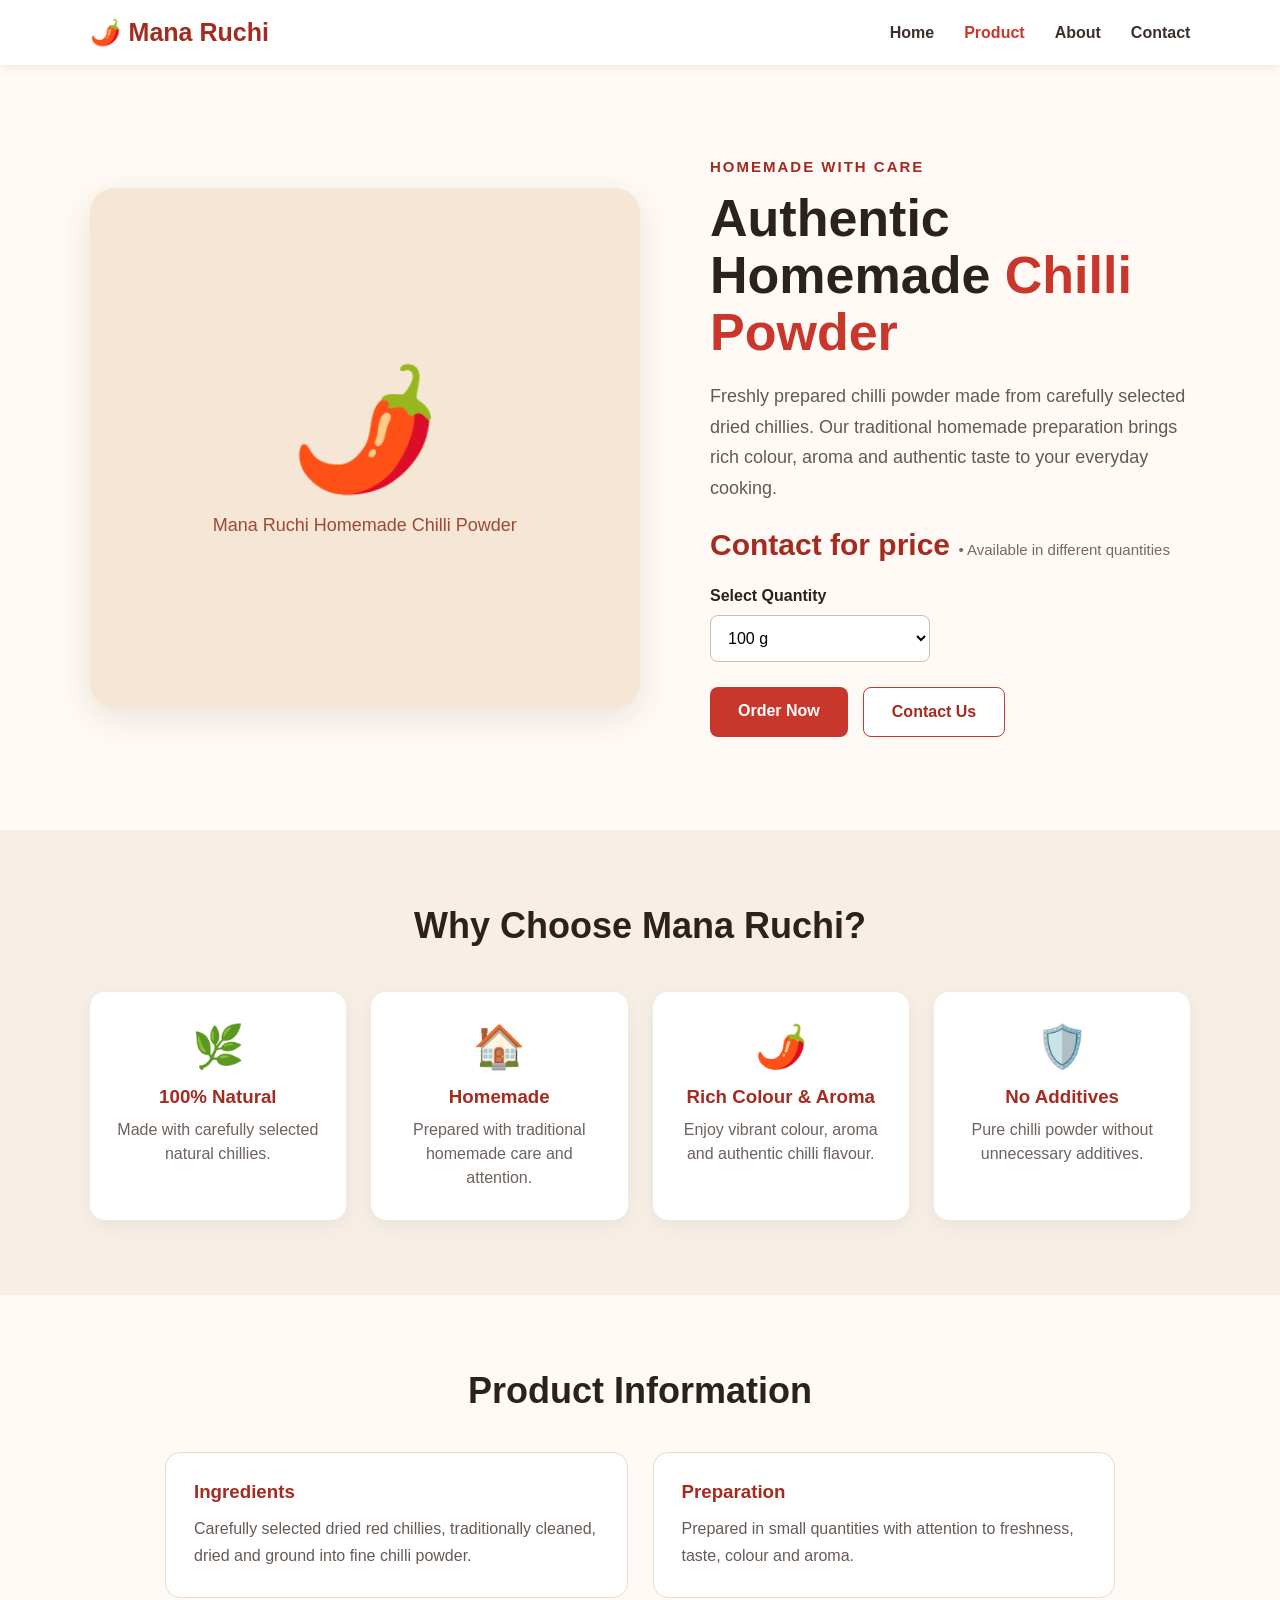
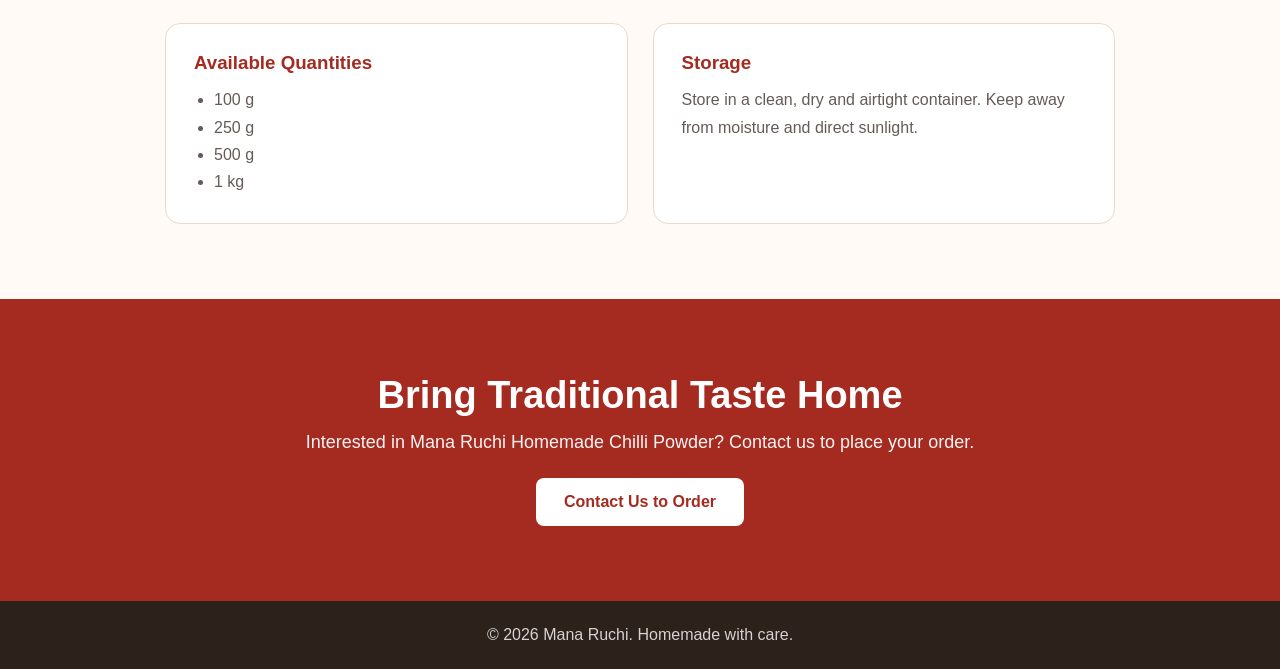
<file: product.html>
<!DOCTYPE html>
<html lang="en">
<head>
    <meta charset="UTF-8">
    <meta name="viewport" content="width=device-width, initial-scale=1.0">

    <title>Mana Ruchi | Homemade Chilli Powder</title>

    <style>
        * {
            margin: 0;
            padding: 0;
            box-sizing: border-box;
        }

        body {
            font-family: Arial, Helvetica, sans-serif;
            background: #fffaf5;
            color: #2b211d;
        }

        /* NAVIGATION */
        header {
            background: #ffffff;
            padding: 18px 7%;
            display: flex;
            justify-content: space-between;
            align-items: center;
            box-shadow: 0 2px 12px rgba(0,0,0,0.08);
            position: sticky;
            top: 0;
            z-index: 100;
        }

        .logo {
            display: flex;
            align-items: center;
            gap: 8px;
            font-size: 25px;
            font-weight: 700;
            color: #a52a20;
        }

        .logo-icon {
            font-size: 25px;
        }

        nav {
            display: flex;
            gap: 30px;
        }

        nav a {
            text-decoration: none;
            color: #3d302b;
            font-weight: 600;
            transition: 0.3s;
        }

        nav a:hover,
        nav a.active {
            color: #c9372c;
        }

        /* PRODUCT HERO */
        .product-section {
            min-height: 85vh;
            padding: 70px 7%;
            display: flex;
            align-items: center;
            gap: 70px;
        }

        .product-image {
            flex: 1;
            background: #f5e6d5;
            border-radius: 25px;
            padding: 35px;
            text-align: center;
            box-shadow: 0 10px 35px rgba(95, 49, 25, 0.12);
        }

        .product-image img {
            width: 100%;
            max-width: 600px;
            max-height: 520px;
            object-fit: contain;
            border-radius: 18px;
        }

        .image-placeholder {
            min-height: 450px;
            display: flex;
            align-items: center;
            justify-content: center;
            flex-direction: column;
            gap: 15px;
            color: #9a4b36;
        }

        .image-placeholder .chilli {
            font-size: 120px;
        }

        .image-placeholder p {
            font-size: 18px;
        }

        .product-details {
            flex: 1;
        }

        .small-title {
            color: #a52a20;
            font-size: 15px;
            font-weight: 700;
            letter-spacing: 2px;
            margin-bottom: 15px;
        }

        .product-details h1 {
            font-size: 52px;
            line-height: 1.1;
            margin-bottom: 20px;
        }

        .product-details h1 span {
            color: #c9372c;
        }

        .description {
            font-size: 18px;
            line-height: 1.7;
            color: #665954;
            margin-bottom: 25px;
        }

        .price {
            font-size: 30px;
            font-weight: 700;
            color: #a52a20;
            margin-bottom: 25px;
        }

        .price small {
            font-size: 15px;
            color: #776963;
            font-weight: normal;
        }

        /* QUANTITY */
        .quantity-box {
            margin-bottom: 25px;
        }

        .quantity-box label {
            display: block;
            font-weight: 700;
            margin-bottom: 10px;
        }

        select {
            width: 220px;
            padding: 13px;
            border: 1px solid #d7b9a4;
            border-radius: 8px;
            background: white;
            font-size: 16px;
        }

        /* BUTTONS */
        .buttons {
            display: flex;
            gap: 15px;
            flex-wrap: wrap;
        }

        .btn {
            display: inline-block;
            padding: 15px 28px;
            border-radius: 8px;
            text-decoration: none;
            font-weight: 700;
            font-size: 16px;
            cursor: pointer;
            border: none;
            transition: 0.3s;
        }

        .btn-primary {
            background: #c9372c;
            color: white;
        }

        .btn-primary:hover {
            background: #a52a20;
            transform: translateY(-2px);
        }

        .btn-secondary {
            background: white;
            color: #a52a20;
            border: 1px solid #c9372c;
        }

        .btn-secondary:hover {
            background: #fff0eb;
        }

        /* BENEFITS */
        .benefits {
            padding: 75px 7%;
            background: #f7eee6;
            text-align: center;
        }

        .benefits h2 {
            font-size: 36px;
            margin-bottom: 45px;
        }

        .benefit-grid {
            display: grid;
            grid-template-columns: repeat(4, 1fr);
            gap: 25px;
        }

        .benefit-card {
            background: white;
            padding: 30px 20px;
            border-radius: 15px;
            box-shadow: 0 5px 20px rgba(0,0,0,0.06);
        }

        .benefit-icon {
            font-size: 42px;
            margin-bottom: 15px;
        }

        .benefit-card h3 {
            color: #a52a20;
            margin-bottom: 10px;
        }

        .benefit-card p {
            color: #6d625d;
            line-height: 1.5;
        }

        /* PRODUCT INFORMATION */
        .information {
            padding: 75px 7%;
        }

        .information h2 {
            text-align: center;
            font-size: 36px;
            margin-bottom: 40px;
        }

        .info-grid {
            max-width: 950px;
            margin: auto;
            display: grid;
            grid-template-columns: 1fr 1fr;
            gap: 25px;
        }

        .info-card {
            background: white;
            padding: 28px;
            border-radius: 15px;
            border: 1px solid #ead9cc;
        }

        .info-card h3 {
            color: #a52a20;
            margin-bottom: 12px;
        }

        .info-card p,
        .info-card li {
            color: #655b56;
            line-height: 1.7;
        }

        .info-card ul {
            padding-left: 20px;
        }

        /* ORDER */
        .order-section {
            padding: 75px 7%;
            background: #a52a20;
            color: white;
            text-align: center;
        }

        .order-section h2 {
            font-size: 38px;
            margin-bottom: 15px;
        }

        .order-section p {
            font-size: 18px;
            margin-bottom: 25px;
            opacity: 0.95;
        }

        .order-section .btn {
            background: white;
            color: #a52a20;
        }

        /* FOOTER */
        footer {
            background: #2d211c;
            color: white;
            text-align: center;
            padding: 25px;
        }

        footer p {
            opacity: 0.8;
        }

        /* MOBILE */
        @media (max-width: 900px) {
            .product-section {
                flex-direction: column;
                padding-top: 45px;
            }

            .product-details h1 {
                font-size: 40px;
            }

            .benefit-grid {
                grid-template-columns: 1fr 1fr;
            }
        }

        @media (max-width: 600px) {
            header {
                padding: 15px 5%;
            }

            .logo {
                font-size: 20px;
            }

            nav {
                gap: 12px;
            }

            nav a {
                font-size: 13px;
            }

            .product-section {
                padding: 40px 5%;
                gap: 40px;
            }

            .product-details h1 {
                font-size: 34px;
            }

            .description {
                font-size: 16px;
            }

            .benefit-grid,
            .info-grid {
                grid-template-columns: 1fr;
            }

            .benefits,
            .information,
            .order-section {
                padding: 50px 5%;
            }
        }
    </style>
</head>

<body>

    <!-- NAVIGATION -->
    <header>
        <div class="logo">
            <span class="logo-icon">🌶️</span>
            <span>Mana Ruchi</span>
        </div>

        <nav>
            <a href="index.html">Home</a>
            <a href="product.html" class="active">Product</a>
            <a href="index.html#about">About</a>
            <a href="index.html#contact">Contact</a>
        </nav>
    </header>


    <!-- PRODUCT SECTION -->
    <section class="product-section">

        <!-- PRODUCT IMAGE -->
        <div class="product-image">

            <!--
                LATER YOU CAN REPLACE THIS PLACEHOLDER
                WITH YOUR CHILLI POWDER IMAGE.
            -->

            <div class="image-placeholder">
                <div class="chilli">🌶️</div>
                <p>Mana Ruchi Homemade Chilli Powder</p>
            </div>

        </div>


        <!-- PRODUCT DETAILS -->
        <div class="product-details">

            <div class="small-title">
                HOMEMADE WITH CARE
            </div>

            <h1>
                Authentic Homemade
                <span>Chilli Powder</span>
            </h1>

            <p class="description">
                Freshly prepared chilli powder made from carefully
                selected dried chillies. Our traditional homemade
                preparation brings rich colour, aroma and authentic
                taste to your everyday cooking.
            </p>

            <div class="price">
                Contact for price
                <small> • Available in different quantities</small>
            </div>

            <div class="quantity-box">
                <label for="quantity">Select Quantity</label>

                <select id="quantity">
                    <option value="100g">100 g</option>
                    <option value="250g">250 g</option>
                    <option value="500g">500 g</option>
                    <option value="1kg">1 kg</option>
                </select>
            </div>

            <div class="buttons">

                <!--
                    Replace the # below with your WhatsApp link later.
                -->
                <a href="#order" class="btn btn-primary">
                    Order Now
                </a>

                <a href="index.html#contact" class="btn btn-secondary">
                    Contact Us
                </a>

            </div>

        </div>

    </section>


    <!-- BENEFITS -->
    <section class="benefits">

        <h2>Why Choose Mana Ruchi?</h2>

        <div class="benefit-grid">

            <div class="benefit-card">
                <div class="benefit-icon">🌿</div>
                <h3>100% Natural</h3>
                <p>
                    Made with carefully selected natural chillies.
                </p>
            </div>

            <div class="benefit-card">
                <div class="benefit-icon">🏠</div>
                <h3>Homemade</h3>
                <p>
                    Prepared with traditional homemade care and attention.
                </p>
            </div>

            <div class="benefit-card">
                <div class="benefit-icon">🌶️</div>
                <h3>Rich Colour & Aroma</h3>
                <p>
                    Enjoy vibrant colour, aroma and authentic chilli flavour.
                </p>
            </div>

            <div class="benefit-card">
                <div class="benefit-icon">🛡️</div>
                <h3>No Additives</h3>
                <p>
                    Pure chilli powder without unnecessary additives.
                </p>
            </div>

        </div>

    </section>


    <!-- PRODUCT INFORMATION -->
    <section class="information">

        <h2>Product Information</h2>

        <div class="info-grid">

            <div class="info-card">
                <h3>Ingredients</h3>
                <p>
                    Carefully selected dried red chillies,
                    traditionally cleaned, dried and ground
                    into fine chilli powder.
                </p>
            </div>

            <div class="info-card">
                <h3>Preparation</h3>
                <p>
                    Prepared in small quantities with attention
                    to freshness, taste, colour and aroma.
                </p>
            </div>

            <div class="info-card">
                <h3>Available Quantities</h3>
                <ul>
                    <li>100 g</li>
                    <li>250 g</li>
                    <li>500 g</li>
                    <li>1 kg</li>
                </ul>
            </div>

            <div class="info-card">
                <h3>Storage</h3>
                <p>
                    Store in a clean, dry and airtight container.
                    Keep away from moisture and direct sunlight.
                </p>
            </div>

        </div>

    </section>


    <!-- ORDER SECTION -->
    <section class="order-section" id="order">

        <h2>Bring Traditional Taste Home</h2>

        <p>
            Interested in Mana Ruchi Homemade Chilli Powder?
            Contact us to place your order.
        </p>

        <a href="index.html#contact" class="btn">
            Contact Us to Order
        </a>

    </section>


    <!-- FOOTER -->
    <footer>

        <p>
            © 2026 Mana Ruchi. Homemade with care.
        </p>

    </footer>


</body>
</html>
</file>
